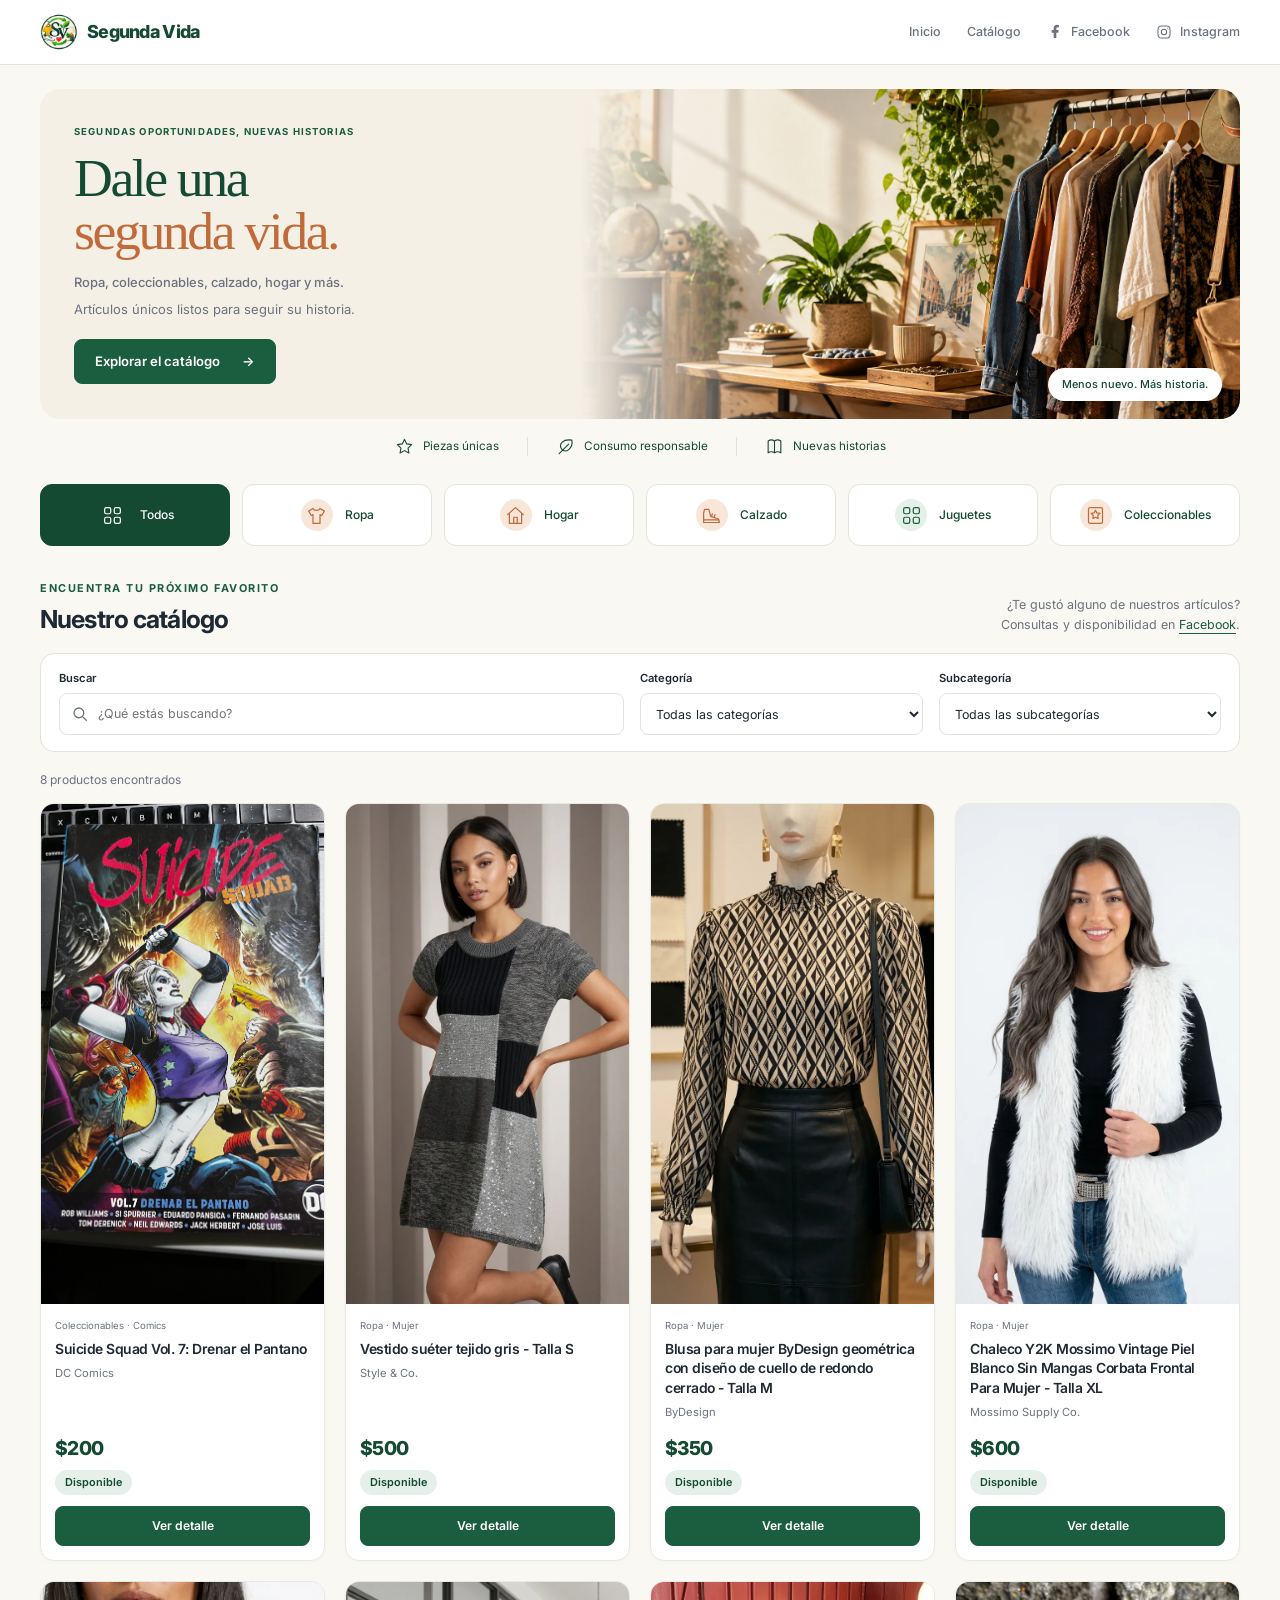
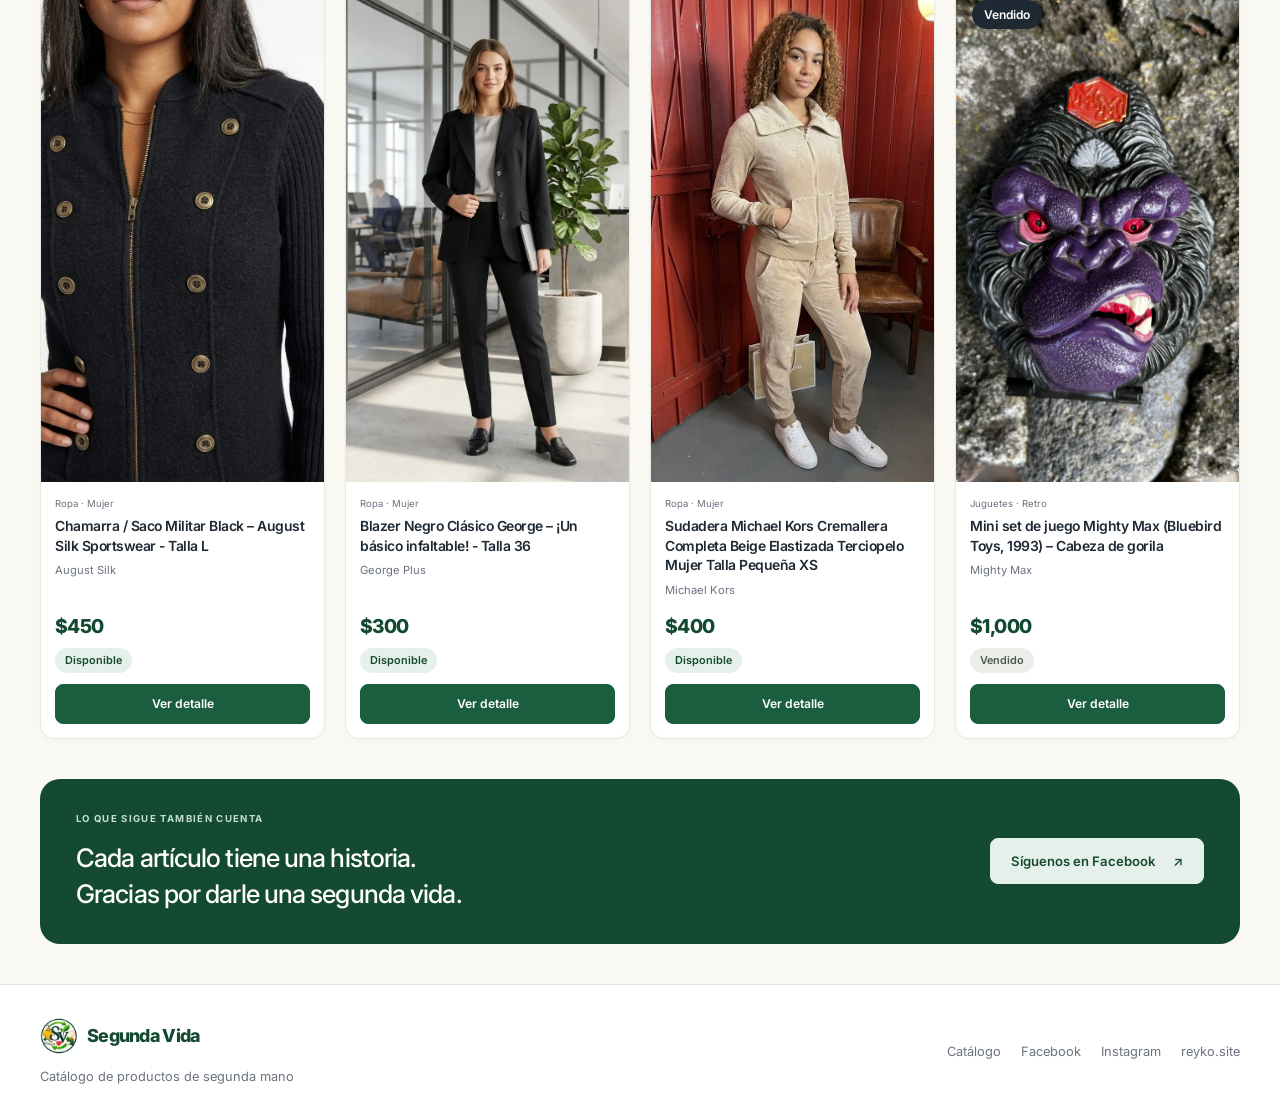
<file: index.html>
<!doctype html>
<html lang="es">
<head>
  <meta charset="utf-8">
  <meta name="viewport" content="width=device-width, initial-scale=1">

  <title>Segunda Vida | Ropa, calzado y artículos de segunda mano</title>

  <meta
          name="description"
          content="Segunda Vida: catálogo de ropa, calzado y artículos de segunda mano. Consulta productos disponibles y contáctanos en Facebook para comprar."
  >

  <link rel="canonical" href="https://reyko.site/">

  <link rel="icon" type="image/png" href="/images/segunda-vida-favicon-40x40.png">

  <!-- Open Graph -->
  <meta property="og:type" content="website">
  <meta property="og:site_name" content="Segunda Vida">
  <meta property="og:title" content="Segunda Vida | Ropa, calzado y artículos de segunda mano">
  <meta property="og:description" content="Catálogo de ropa, calzado y artículos de segunda mano. Consulta productos disponibles y contáctanos en Facebook.">
  <meta property="og:url" content="https://reyko.site/">
  <meta property="og:image" content="https://reyko.site/images/logo4.png">
  <meta property="og:locale" content="es_MX">

  <!-- Google tag (gtag.js) -->
  <script async src="https://www.googletagmanager.com/gtag/js?id=G-26D5X0BDH9"></script>
  <script>
    window.dataLayer = window.dataLayer || [];
    function gtag(){dataLayer.push(arguments);}
    gtag('js', new Date());

    gtag('config', 'G-26D5X0BDH9');
  </script>

  <link rel="stylesheet" href="/css/styles.css?v=21">
  <link rel="preconnect" href="https://fonts.googleapis.com">
  <link rel="preconnect" href="https://fonts.gstatic.com" crossorigin>
  <link href="https://fonts.googleapis.com/css2?family=Inter:wght@400;500;600;700;800&display=swap" rel="stylesheet">
  <script src="/js/layout.js?v=15" defer></script>
</head>

<body class="home">
<div id="site-header"></div>

<main id="contenido" class="container">
  <section class="catalog-intro" aria-labelledby="catalog-title">
    <div class="hero-copy"><p class="eyebrow">SEGUNDAS OPORTUNIDADES, NUEVAS HISTORIAS</p>
      <h1 id="catalog-title">Dale una<br><span>segunda vida.</span></h1>
      <p class="hero-subtitle">Ropa, coleccionables, calzado, hogar y más.</p>
      <p>Artículos únicos listos para seguir su historia.</p>
      <a class="button" href="#catalogo">Explorar el catálogo <span aria-hidden="true">→</span></a>
    </div>
    <div class="hero-visual"><img src="/images/hero.png" alt="Ropa en rack, plantas, accesorios y objetos decorativos en un ambiente de segunda mano" width="1937" height="812"><span class="hero-note">Menos nuevo. Más historia.</span></div>
  </section>
  <div class="benefits" data-site-benefits></div>
  <section class="category-showcase" aria-label="Filtrar por categoría" hidden>
    <ul id="category-shortcuts"></ul>
    <template id="category-icons"><svg data-category-icon="Ropa" viewBox="0 0 24 24" fill="none" stroke="currentColor" stroke-width="1.4" stroke-linecap="round" stroke-linejoin="round"><path d="m8 4-5 3 3 5 2-1v10h8V11l2 1 3-5-5-3c-1 3-7 3-8 0Z"/></svg><svg data-category-icon="Calzado" viewBox="0 0 24 24" fill="none" stroke="currentColor" stroke-width="1.4" stroke-linecap="round" stroke-linejoin="round"><path d="M4 5h5l2 8 9 3 1 4H3V9Z"/><path d="m12 13 1-3m2 4 1-3M3 17h17"/></svg><svg data-category-icon="Coleccionables" viewBox="0 0 24 24" fill="none" stroke="currentColor" stroke-width="1.4" stroke-linecap="round" stroke-linejoin="round"><rect x="4" y="3" width="16" height="18" rx="2"/><path d="m12 6 1.5 3 3.5.5-2.5 2.5.5 3.5-3-1.5-3 1.5.5-3.5L7 9.5l3.5-.5Z"/></svg><svg data-category-icon="Hogar" viewBox="0 0 24 24" fill="none" stroke="currentColor" stroke-width="1.4" stroke-linecap="round" stroke-linejoin="round"><path d="m3 11 9-8 9 8M5 10v11h14V10M10 21v-7h4v7"/></svg><svg data-category-icon="default" viewBox="0 0 24 24" fill="none" stroke="currentColor" stroke-width="1.4" stroke-linecap="round" stroke-linejoin="round"><rect x="3" y="3" width="7" height="7" rx="2"/><rect x="14" y="3" width="7" height="7" rx="2"/><rect x="3" y="14" width="7" height="7" rx="2"/><rect x="14" y="14" width="7" height="7" rx="2"/></svg></template>
  </section>
  <div class="catalog-heading" id="catalogo" tabindex="-1"><div><p class="eyebrow">ENCUENTRA TU PRÓXIMO FAVORITO</p><h2>Nuestro catálogo</h2></div><div id="catalog-contact"></div></div>

  <section class="filters" aria-labelledby="filters-title">
    <h2 id="filters-title" class="visually-hidden">Buscar y filtrar productos</h2>

    <div class="filter-field filter-search">
      <label for="search">Buscar</label>
      <div class="search-control"><svg viewBox="0 0 24 24" fill="none" stroke="currentColor" stroke-width="1.7" aria-hidden="true"><circle cx="10.5" cy="10.5" r="6.5"/><path d="m16 16 5 5"/></svg><input id="search" type="search" placeholder="¿Qué estás buscando?" autocomplete="off"></div>
    </div>

    <div class="filter-field">
      <label for="category-filter">Categoría</label>
      <select id="category-filter">
        <option value="">Todas las categorías</option>
      </select>
    </div>

    <div class="filter-field">
      <label for="subcategory-filter">Subcategoría</label>
      <select id="subcategory-filter">
        <option value="">Todas las subcategorías</option>
      </select>
    </div>
  </section>

  <p id="results-count" class="results-count" aria-live="polite"></p>

  <section id="product-list" class="product-grid" aria-label="Productos"></section>

  <p id="empty-state" class="empty-state" hidden>
    No encontramos productos con esos filtros.
  </p>

  <nav id="pagination" class="pagination" aria-label="Paginación de productos" hidden></nav>
  <section class="brand-story" aria-labelledby="brand-story-title">
    <div><p class="eyebrow">LO QUE SIGUE TAMBIÉN CUENTA</p><h2 id="brand-story-title">Cada artículo tiene una historia.<br>Gracias por darle una segunda vida.</h2></div>
    <a class="button button-light" data-social="facebookUrl" target="_blank" rel="noopener noreferrer">Síguenos en Facebook <span aria-hidden="true">↗</span></a>
  </section>
</main>

<div id="site-footer"></div>

<script src="/js/catalog-data.js?v=14"></script>
<script src="/js/catalog.js?v=21"></script>


</body>
</html>
</file>
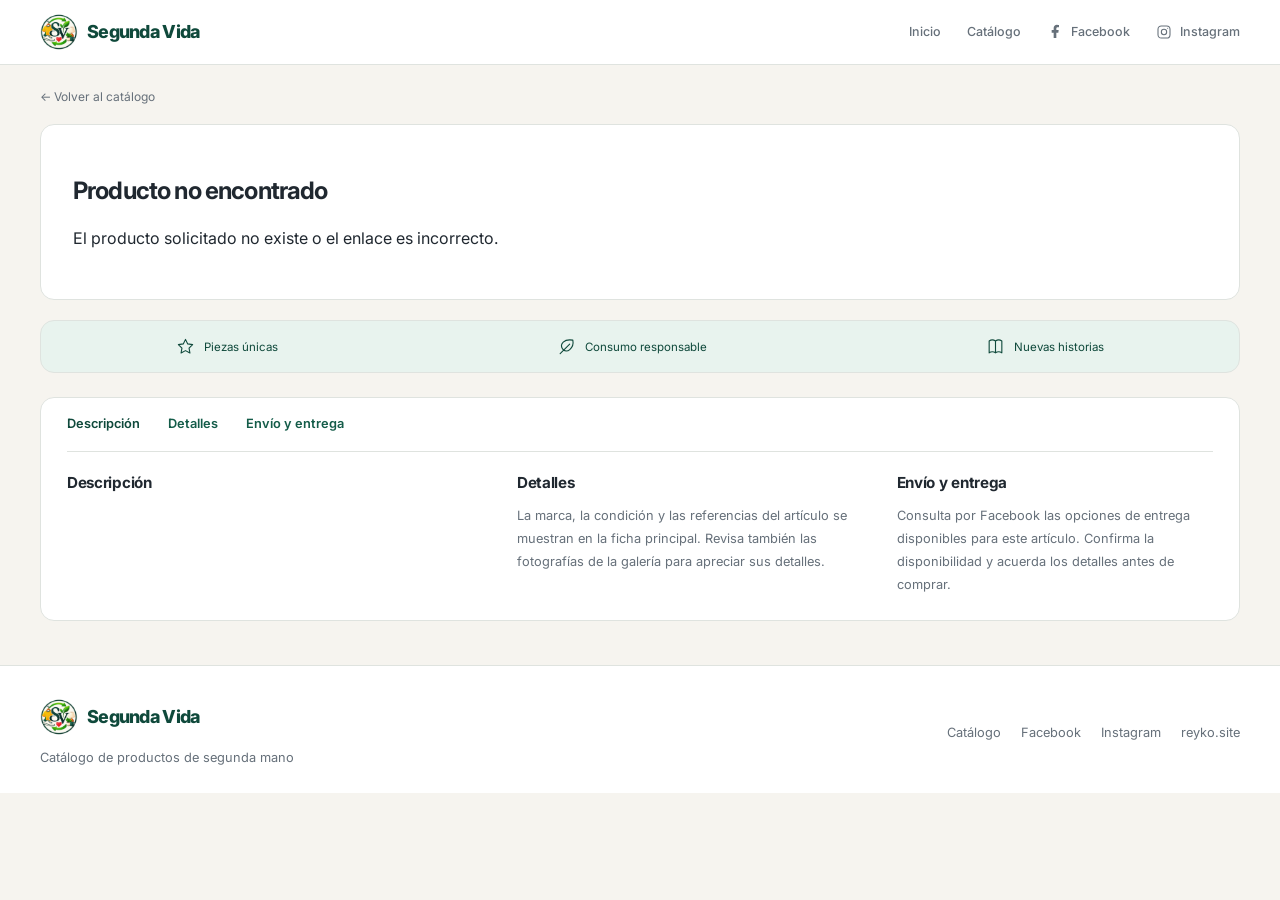
<file: product.html>
<!doctype html>
<html lang="es">
<head>
  <meta charset="utf-8">
  <meta name="viewport" content="width=device-width, initial-scale=1">

  <title>Producto | Segunda Vida</title>

  <meta
          name="description"
          content="Consulta los detalles de este producto de segunda mano en Segunda Vida y contáctanos en Facebook para conocer disponibilidad."
  >

  <link rel="canonical" href="https://reyko.site/product.html">

  <link rel="icon" type="image/png" href="/images/segunda-vida-favicon-40x40.png">

  <!-- Open Graph -->
  <meta property="og:type" content="product">
  <meta property="og:site_name" content="Segunda Vida">
  <meta property="og:title" content="Producto | Segunda Vida">
  <meta property="og:description" content="Consulta los detalles de este producto de segunda mano en Segunda Vida.">
  <meta property="og:url" content="https://reyko.site/product.html">
  <meta property="og:image" content="https://reyko.site/images/logo4.png">
  <meta property="og:locale" content="es_MX">

  <!-- Google tag (gtag.js) -->
  <script async src="https://www.googletagmanager.com/gtag/js?id=G-26D5X0BDH9"></script>
  <script>
    window.dataLayer = window.dataLayer || [];
    function gtag(){dataLayer.push(arguments);}
    gtag('js', new Date());

    gtag('config', 'G-26D5X0BDH9');
  </script>

  <link rel="stylesheet" href="/css/styles.css?v=17">
  <link rel="preconnect" href="https://fonts.googleapis.com">
  <link rel="preconnect" href="https://fonts.gstatic.com" crossorigin>
  <link href="https://fonts.googleapis.com/css2?family=Inter:wght@400;500;600;700;800&display=swap" rel="stylesheet">
  <script src="/js/layout.js?v=15" defer></script>
</head>

<body>
<div id="site-header"></div>

<main id="contenido" class="container product-page">
  <a class="back-link" href="/">← Volver al catálogo</a>

  <div class="product-content"><section id="product-detail" aria-live="polite"></section></div>
  <div class="benefits benefits-product" data-site-benefits></div>
  <section class="product-support" aria-label="Información del artículo">
    <nav class="product-sections-nav" aria-label="Secciones del artículo"><a href="#descripcion">Descripción</a><a href="#detalles">Detalles</a><a href="#entrega">Envío y entrega</a></nav>
    <div class="product-sections">
      <section id="descripcion"><h2>Descripción</h2><!-- product-description --></section>
      <section id="detalles"><h2>Detalles</h2><p>La marca, la condición y las referencias del artículo se muestran en la ficha principal. Revisa también las fotografías de la galería para apreciar sus detalles.</p></section>
      <section id="entrega"><h2>Envío y entrega</h2><p>Consulta por Facebook las opciones de entrega disponibles para este artículo. Confirma la disponibilidad y acuerda los detalles antes de comprar.</p></section>
    </div>
  </section>
  <!-- related-products -->
</main>

<div id="site-footer"></div>

<script src="/js/catalog-data.js?v=14"></script>
<script src="/js/product.js?v=12"></script>


</body>
</html>
</file>
<file: css/styles.css>
/* Variables */
:root { --brand:#145c49; --brand-dark:#0f493b; --brand-light:#e8f3ee; --background:#f6f4ef; --surface:#fff; --text:#202830; --text-muted:#66707a; --border:#dfe3df; --radius-sm:8px; --radius-md:14px; --radius-lg:20px; --shadow:0 6px 20px rgb(32 40 48 / 5%); }
/* Paleta del home: las fichas conservan su tema actual. */
.home {
  --brand:#1B5E3F;
  --brand-dark:#144A32;
  --brand-light:#E6F0EA;
  --accent:#C16A3A;
  --accent-light:#F8E6D9;
  --background:#FAF8F3;
  --surface:#FFFFFF;
  --text:#1F2933;
  --text-muted:#6B7280;
  --border:#E5E1DB;
  --hero-background:#F5F0E6;
  --hero-transparent:rgb(245 240 230 / 0%);
  --hero-font:Georgia,"Times New Roman",serif;
  --hero-label-shadow:0 3px 12px rgb(31 41 51 / 7%);
  background:var(--background);
  color:var(--text);
}
/* Reset and base */
* { box-sizing:border-box; }
html { color:var(--text); background:var(--background); font-family:Inter,system-ui,sans-serif; scroll-padding-top:100px; }
body { margin:0; line-height:1.6; }
img { display:block; max-width:100%; }
a { color:var(--brand); text-underline-offset:4px; }
button,input,select { font:inherit; }
button,a,input,select { -webkit-tap-highlight-color:transparent; }
button { cursor:pointer; }
h1,h2,h3,p { overflow-wrap:anywhere; }
h1,h2,h3 { line-height:1.2; letter-spacing:-.035em; }
p { margin:0 0 1rem; }
:focus-visible { outline:3px solid var(--brand); outline-offset:4px; }
[hidden] { display:none !important; }
.visually-hidden { position:absolute; width:1px; height:1px; padding:0; margin:-1px; overflow:hidden; clip:rect(0,0,0,0); white-space:nowrap; border:0; }
.skip-link { position:fixed; top:8px; left:8px; transform:translateY(-160%); z-index:30; background:white; padding:12px; }
.skip-link:focus { transform:none; }
/* Layout */
.container { width:min(1200px,calc(100% - 64px)); margin-inline:auto; }
main { min-height:60vh; }
/* Header */
#site-header { position:sticky; top:0; z-index:20; min-height:65px; }
.site-header { background:var(--surface); border-bottom:1px solid var(--border); }
.header-content { display:flex; align-items:center; justify-content:space-between; gap:24px; min-height:64px; }
.logo { display:flex; align-items:center; gap:9px; text-decoration:none; color:var(--brand-dark); font-weight:800; font-size:1.12rem; letter-spacing:-.04em; }
.logo img { width:38px; height:38px; object-fit:contain; }
.site-nav { display:flex; align-items:center; gap:26px; }
.site-nav a { color:var(--text-muted); text-decoration:none; font-size:.78rem; font-weight:500; padding-block:12px; }
.site-nav a:hover { color:var(--brand); }
.social-link { display:flex; gap:8px; align-items:center; }
.social-icon { display:block; flex-shrink:0; width:16px; height:16px; }
.menu-toggle { display:none; align-items:center; gap:8px; min-height:44px; padding:8px 12px; border:1px solid var(--border); border-radius:var(--radius-sm); background:var(--surface); color:var(--brand-dark); }
/* Hero */
.catalog-intro { position:relative; display:grid; grid-template-columns:45% 55%; align-items:center; height:330px; gap:0; margin:24px 0 0; overflow:hidden; border-radius:var(--radius-lg); background:var(--hero-background); isolation:isolate; }
.eyebrow { color:var(--brand); font-size:.68rem; font-weight:700; letter-spacing:.14em; margin:0 0 14px; }
.hero-copy h1 { margin:0 0 13px; font-family:var(--hero-font); font-size:clamp(2.7rem,4.2vw,3.7rem); font-weight:400; color:var(--brand-dark); line-height:1; letter-spacing:-.045em; }
.hero-copy h1 span { color:var(--accent); }
.hero-copy .eyebrow { font-size:.6rem; letter-spacing:.12em; margin-bottom:12px; }
.hero-copy { position:relative; z-index:2; padding:24px 0 24px 34px; }
.hero-copy p:not(.eyebrow) { color:var(--text-muted); font-size:.81rem; margin-bottom:6px; }
.hero-copy .hero-subtitle { color:var(--text); font-weight:500; }
.hero-copy .button { margin-top:13px; gap:22px; min-height:43px; }
.hero-visual { position:relative; min-width:0; min-height:0; height:100%; align-self:stretch; background:var(--hero-background); }
.hero-visual img { position:absolute; inset:0; width:100%; height:100%; object-fit:cover; object-position:62% center; }
.hero-note { position:absolute; z-index:1; bottom:18px; right:18px; padding:8px 14px; background:var(--surface); border-radius:999px; box-shadow:var(--hero-label-shadow); font-size:.68rem; color:var(--brand-dark); font-weight:500; }
.hero-visual::after { content:""; position:absolute; inset:0; background:linear-gradient(90deg,var(--hero-background) 0%,var(--hero-transparent) 32%); pointer-events:none; }
.catalog-heading { display:flex; justify-content:space-between; align-items:end; gap:24px; padding:10px 0 18px; scroll-margin-top:80px; }
.catalog-heading h2 { margin:0; font-size:1.55rem; }
.catalog-heading .eyebrow { margin-bottom:8px; }
#catalog-contact { font-size:.78rem; color:var(--text-muted); text-align:right; }
#catalog-contact p { margin:0; }
/* Filters */
.filters { display:grid; grid-template-columns:2fr 1fr 1fr; gap:16px; padding:16px 18px; border:1px solid var(--border); border-radius:var(--radius-md); background:var(--surface); }
.filter-field { display:grid; gap:5px; min-width:0; }
.filter-field label { font-size:.7rem; font-weight:600; }
input,select { width:100%; min-width:0; min-height:42px; padding:9px 11px; border:1px solid var(--border); border-radius:var(--radius-sm); color:var(--text); background:var(--surface); font-size:.78rem; }
select:disabled { color:var(--text-muted); background:var(--background); }
.results-count { margin:18px 0 14px; color:var(--text-muted); font-size:.75rem; }
/* Catalog grid */
.product-grid { display:grid; grid-template-columns:repeat(4,minmax(0,1fr)); gap:20px; padding-bottom:32px; }
/* Product cards */
.product-card { display:flex; flex-direction:column; min-width:0; overflow:hidden; background:var(--surface); border:1px solid #e7e9e3; border-radius:var(--radius-md); box-shadow:0 2px 5px rgb(32 40 48 / 2%); transition:transform .18s,box-shadow .18s; }
.product-card:hover { transform:translateY(-2px); box-shadow:var(--shadow); }
.product-card .product-image-frame { border-radius:0; }
.product-card__image-link { display:block; cursor:pointer; overflow:hidden; }
.product-card__image-link:focus-visible { outline-offset:-4px; }
.product-card__image-link img { transition:transform .18s ease; }
@media (hover:hover) and (pointer:fine) { .product-card__image-link:hover img { transform:scale(1.02); } }
.product-card img { width:100%; aspect-ratio:4/5; object-fit:cover; background:#eeefeb; }
.product-image-frame { position:relative; overflow:hidden; }
.product-image-frame.is-sold::after { content:"Vendido"; position:absolute; top:18px; left:16px; padding:5px 12px; border-radius:30px; background:var(--text); color:white; font-size:.75rem; font-weight:600; pointer-events:none; }
.card-content { display:flex; flex-direction:column; align-items:flex-start; flex:1; gap:6px; padding:14px; }
.card-content p { margin:0; }
.card-category { color:var(--text-muted); font-size:.6rem; }
.card-title { margin:0; font-size:.87rem; font-weight:600; line-height:1.4; display:-webkit-box; -webkit-line-clamp:3; -webkit-box-orient:vertical; overflow:hidden; }
.card-title a { color:var(--text); text-decoration:none; }
.card-title a:hover { color:var(--brand); }
.product-brand { color:var(--text-muted); font-size:.7rem; }
.price { color:var(--brand-dark); font-size:1.2rem; font-weight:800; letter-spacing:-.03em; }
.card-content .price { margin-top:auto; padding-top:5px; }
.card-content .detail-link { margin-top:5px; width:100%; min-height:40px; padding:8px 12px; font-size:.76rem; }
.empty-state,.not-found { padding:32px; background:var(--surface); border:1px solid var(--border); border-radius:var(--radius-md); }
.pagination { display:flex; flex-wrap:wrap; justify-content:center; gap:8px; margin:0 0 48px; }
.pagination-button { min-height:44px; padding:8px 16px; border:1px solid var(--border); border-radius:var(--radius-sm); color:var(--brand); background:var(--surface); }
.pagination-button[aria-current="page"] { background:var(--brand); color:white; }
.pagination-ellipsis { display:inline-flex; align-items:center; justify-content:center; min-width:16px; color:var(--text-muted); }
.pagination-button:disabled { color:var(--text-muted); cursor:default; }
/* Product detail */
.product-content { display:contents; }
.product-page { display:flex; flex-direction:column; padding-top:22px; padding-bottom:44px; }
.back-link { align-self:flex-start; display:inline-block; margin-bottom:18px; color:var(--text-muted); font-size:.75rem; text-decoration:none; }
.product-detail { order:1; display:grid; grid-template-columns:minmax(0,1.15fr) minmax(360px,.85fr); gap:32px; align-items:start; padding:0; border:0; border-radius:var(--radius-lg); }
.product-info { min-width:0; align-self:start; padding:24px; border:1px solid var(--border); border-radius:var(--radius-md); background:var(--surface); }
.breadcrumb { color:var(--text-muted); font-size:.7rem; margin-bottom:12px; }
.breadcrumb a { color:inherit; }
.product-info h1 { margin:0 0 14px; font-size:clamp(1.5rem,2.1vw,2rem); line-height:1.25; }
.product-info .price { font-size:1.85rem; margin:0 0 14px; }
.description { margin:18px 0; color:var(--text-muted); font-size:.88rem; line-height:1.85; }
.product-meta { list-style:none; padding:0; margin:0; font-size:.83rem; }
.product-meta li { display:flex; align-items:flex-start; justify-content:flex-start; gap:10px; padding:6px 0; border-bottom:1px solid var(--border); line-height:1.5; }
.product-meta strong { font-weight:600; }
.product-contact { display:flex; flex-direction:column; gap:10px; margin-top:20px; padding-top:0; border-top:0; }
.product-category { margin:0 0 9px; color:var(--text-muted); font-size:.72rem; }
.product-info > .availability { margin-bottom:12px; }
.product-summary { margin:0 0 16px; color:var(--text-muted); font-size:.85rem; line-height:1.75; }
.product-meta__icon { flex:0 0 17px; width:17px; height:17px; margin-top:2px; color:var(--brand-dark); }
.product-meta li > span { min-width:0; overflow-wrap:anywhere; }
.product-contact .button { width:100%; }
/* Gallery */
.carousel { min-width:0; touch-action:pan-y; align-self:start; }
.carousel-image { width:100%; aspect-ratio:1/1; object-fit:contain; background:#f2f2ee; border-radius:var(--radius-md); }
.carousel-controls { display:flex; justify-content:space-between; gap:12px; margin-top:14px; }
.carousel-button { min-height:44px; padding:8px 14px; border:1px solid var(--border); border-radius:var(--radius-sm); color:var(--brand); background:var(--surface); font-size:.8rem; }
.carousel-button:hover { background:var(--brand-light); }
.carousel-indicators { display:flex; gap:8px; overflow-x:auto; padding:4px 3px 8px; margin-top:10px; scrollbar-width:thin; scrollbar-color:var(--border) transparent; }
.indicator { flex:0 0 52px; width:52px; height:62px; padding:3px; border:2px solid transparent; border-radius:var(--radius-sm); background:var(--background); }
.indicator img { width:100%; height:100%; object-fit:cover; border-radius:4px; }
.indicator[aria-current="true"] { border-color:var(--brand); }
.carousel-indicators::-webkit-scrollbar { height:4px; }
.carousel-indicators::-webkit-scrollbar-thumb { border-radius:4px; background:var(--border); }
/* Buttons */
.button,.detail-link { display:inline-flex; align-items:center; justify-content:center; min-height:46px; padding:11px 20px; border:1px solid var(--brand); border-radius:var(--radius-sm); background:var(--brand); color:white; font-size:.82rem; font-weight:600; text-decoration:none; transition:background .18s; }
.button:hover,.detail-link:hover { background:var(--brand-dark); color:white; }
.button-secondary { background:var(--surface); color:var(--brand); }
.button-secondary:hover { background:var(--brand-light); color:var(--brand-dark); }
/* Badges */
.availability { display:inline-flex; align-items:center; align-self:flex-start; width:fit-content; padding:4px 10px; border-radius:30px; font-size:.68rem; font-weight:600; margin:0; }
.availability.available { color:var(--brand-dark); background:var(--brand-light); }
.availability.unavailable { color:#505851; background:#eceeea; }
/* Related products */
.related-products { order:4; margin-top:32px; }
.related-products h2 { margin-bottom:20px; font-size:1.45rem; }
.related-products-grid { display:grid; grid-template-columns:repeat(4,minmax(0,1fr)); gap:16px; }
.related-product-card { display:flex; flex-direction:column; min-width:0; overflow:hidden; border:1px solid var(--border); border-radius:12px; background:var(--surface); transition:transform .18s,box-shadow .18s; }
.related-product-card:hover { transform:translateY(-2px); box-shadow:var(--shadow); }
.related-product-card > .product-image-frame { aspect-ratio:4/3; max-height:180px; }
.related-product-card img { width:100%; height:100%; object-fit:cover; background:var(--brand-light); }
.related-product-card__content { display:flex; flex:1; flex-direction:column; align-items:flex-start; gap:6px; padding:12px; }
.related-product-card__content p { margin:0; }
.related-product-card__category { font-size:.6rem; color:var(--text-muted); }
.related-product-card__title { display:-webkit-box; -webkit-line-clamp:2; -webkit-box-orient:vertical; overflow:hidden; margin:0; font-size:.8rem; line-height:1.4; }
.related-product-card__title a { color:var(--text); text-decoration:none; }
.related-product-card__title a:hover { color:var(--brand); }
.related-product-card .price { margin-top:auto; padding-top:3px; font-size:1.05rem; }
.related-product-card .availability { font-size:.6rem; padding:3px 8px; }
.related-product-card .button { width:100%; min-height:40px; padding:8px 10px; font-size:.72rem; margin-top:4px; }
.related-product-card .is-sold::after { top:10px; left:10px; padding:3px 8px; font-size:.65rem; }
/* Footer */
.site-footer { padding:32px 0 24px; background:var(--surface); border-top:1px solid var(--border); }
.footer-content { display:flex; justify-content:space-between; gap:32px; align-items:center; }
.footer-content p { margin:12px 0 0; font-size:.8rem; color:var(--text-muted); }
.footer-content nav { display:flex; flex-wrap:wrap; gap:20px; }
.footer-content nav a { font-size:.8rem; color:var(--text-muted); text-decoration:none; }
.footer-content nav a:hover { color:var(--brand); }
/* Shared benefits and category showcase */
.benefits { display:flex; justify-content:center; align-items:center; gap:48px; min-height:52px; padding:14px 20px; color:var(--brand-dark); font-size:.72rem; border-bottom:1px solid var(--border); }
.benefits span { display:flex; align-items:center; gap:9px; }
.benefits svg { width:19px; height:19px; fill:none; stroke:currentColor; stroke-width:1.4; stroke-linecap:round; stroke-linejoin:round; }
.benefits-product { order:2; justify-content:space-around; margin:20px 0 24px; padding:16px 20px; border:1px solid var(--border); border-radius:var(--radius-md); background:var(--brand-light); }
.category-showcase { padding:20px 0 24px; }
.category-showcase ul { display:grid; grid-template-columns:repeat(auto-fit,minmax(120px,1fr)); list-style:none; margin:0; padding:0; gap:12px; }
.category-showcase button { display:flex; width:100%; height:100%; cursor:pointer; justify-content:center; align-items:center; gap:12px; padding:14px 12px; background:var(--surface); border:1px solid var(--border); border-radius:12px; color:var(--brand-dark); font-size:.75rem; font-weight:500; }
.category-showcase button:hover { border-color:var(--brand); background:var(--brand-light); }
.category-showcase button[aria-pressed="true"] { border-color:var(--brand); background:var(--brand-light); }
.category-showcase button:focus-visible { outline:3px solid var(--brand); outline-offset:3px; }
.category-icon { display:grid; place-items:center; flex-shrink:0; width:32px; height:32px; border-radius:50%; background:var(--brand-light); }
.category-icon svg { width:21px; height:21px; }
/* Acentos visuales del home; no intervienen en los filtros. */
.home .benefits { gap:28px; padding:18px 20px; font-size:.73rem; border-bottom:0; }
.home .benefits > span + span { border-left:1px solid var(--border); padding-left:28px; }
.home .category-showcase { padding:10px 0 24px; }
.home .category-icon { background:var(--brand-light); color:var(--brand); }
.home .category-showcase button:is([data-category="Ropa"],[data-category="Calzado"],[data-category="Coleccionables"],[data-category="Hogar"]) .category-icon { background:var(--accent-light); color:var(--accent); }
.home .category-showcase button[data-category=""][aria-pressed="true"] { background:var(--brand-dark); border-color:var(--brand-dark); color:var(--surface); }
.home .category-showcase button[data-category=""][aria-pressed="true"] .category-icon { background:transparent; color:var(--surface); }
/* Search affordance */
.search-control { position:relative; }
.search-control svg { position:absolute; left:12px; top:12px; width:18px; height:18px; color:var(--text-muted); pointer-events:none; }
.search-control input { padding-left:38px; }
/* Brand statement */
.brand-story { display:flex; justify-content:space-between; align-items:center; gap:32px; margin:8px 0 40px; padding:32px 36px; border-radius:var(--radius-lg); background:var(--brand-dark); color:white; }
.brand-story .eyebrow { color:#c4dfd0; font-size:.6rem; }
.brand-story h2 { font-size:clamp(1.15rem,2vw,1.6rem); line-height:1.4; margin:0; font-weight:500; }
.button-light { flex-shrink:0; gap:18px; background:var(--brand-light); border-color:var(--brand-light); color:var(--brand-dark); }
.button-light:hover { background:white; border-color:white; color:var(--brand-dark); }
/* Product information sections; original static nodes are reused by product-ui.js */
.product-support { order:3; background:var(--surface); border:1px solid var(--border); border-radius:var(--radius-md); padding:0 26px 24px; }
.product-sections-nav { display:flex; flex-wrap:wrap; gap:28px; border-bottom:1px solid var(--border); padding:16px 0; }
.product-sections-nav a { font-size:.8rem; font-weight:600; text-decoration:none; }
.product-sections-nav a:first-child { color:var(--brand-dark); }
.product-sections { display:grid; grid-template-columns:1.2fr 1fr .9fr; gap:28px; }
.product-sections section { min-width:0; scroll-margin-top:88px; }
.product-sections h2 { font-size:.95rem; margin:22px 0 12px; letter-spacing:-.02em; }
.product-sections p { margin:0; color:var(--text-muted); font-size:.8rem; line-height:1.8; }
.product-sections .product-meta { font-size:.75rem; }
.product-sections .product-meta li { padding:6px 0; }
/* Responsive */
@media (min-width:768px) and (max-width:1199px) { .product-grid { grid-template-columns:repeat(2,minmax(0,1fr)); } .product-detail { gap:24px; padding:0; grid-template-columns:minmax(0,1.15fr) minmax(360px,.85fr); } .related-products-grid { grid-template-columns:repeat(2,minmax(0,1fr)); } .site-nav { gap:20px; } .category-showcase button { flex-direction:column; gap:6px; padding:12px 6px; } .product-sections { grid-template-columns:1fr 1fr; } #entrega { grid-column:1/-1; } }
@media (max-width:899px) { .product-detail { grid-template-columns:1fr; } }
@media (max-width:767px) {
  .container { width:calc(100% - 32px); }
  #site-header { min-height:61px; }
  .header-content { min-height:60px; flex-wrap:wrap; gap:0; }
  .logo { font-size:1.1rem; gap:8px; }
  .logo img { width:34px; height:34px; }
  .has-menu .menu-toggle { display:inline-flex; }
  .site-nav { width:100%; flex-direction:column; align-items:stretch; gap:0; padding:8px 0 16px; }
  .has-menu .menu-toggle[aria-expanded="false"] + .site-nav { display:none; }
  .site-nav a { padding:12px; }
  .catalog-intro { grid-template-columns:1fr; height:auto; gap:0; margin-top:16px; }
  .hero-copy { padding:24px; }
  .hero-copy h1 { font-size:2.85rem; }
  .hero-visual { height:200px; min-height:0; }
  .hero-visual::after { background:linear-gradient(180deg,var(--hero-background) 0%,var(--hero-transparent) 36%); }
  .catalog-heading { align-items:start; flex-direction:column; gap:14px; }
  #catalog-contact { text-align:left; }
  .filters { grid-template-columns:1fr; gap:12px; padding:16px; }
  .product-grid { grid-template-columns:1fr; gap:24px; }
  .product-detail { grid-template-columns:1fr; gap:20px; padding:0; }
  .product-info { padding:20px; }
  .product-page { padding-top:20px; }
  .product-info h1 { font-size:1.75rem; }
  .footer-content { align-items:start; flex-direction:column; }
  .footer-content nav { gap:16px; }
  .benefits { flex-wrap:wrap; gap:12px 18px; font-size:.65rem; padding:14px 4px; }
  .benefits span { gap:6px; }
  .benefits svg { width:16px; height:16px; }
  .category-showcase ul { grid-template-columns:repeat(3,minmax(0,1fr)); gap:8px; }
  .home .benefits { flex-direction:column; gap:10px; padding:16px 8px; }
  .home .benefits > span + span { border:0; padding-left:0; }
  .home .hero-note { font-size:.65rem; bottom:14px; right:14px; }

  .category-showcase button { flex-direction:column; gap:7px; padding:12px 4px; font-size:.65rem; }
  .catalog-heading { padding-bottom:16px; }
  .hero-copy .button,.brand-story .button { width:100%; }
  .brand-story { flex-direction:column; align-items:stretch; gap:20px; padding:24px; margin-bottom:28px; }
  .product-sections { grid-template-columns:1fr; gap:0; }
  .product-sections-nav { gap:16px; }
  .product-sections-nav a { font-size:.72rem; }
  .product-support { padding:0 18px 20px; }
  .benefits-product { margin:16px 0; padding:14px 10px; }
  .related-products-grid { grid-template-columns:repeat(2,minmax(0,1fr)); gap:12px; }
  .related-product-card .button { min-height:44px; }


}
@media (max-width:479px) { .related-products-grid { grid-template-columns:1fr; } }
@media (prefers-reduced-motion:reduce) { *,*::before,*::after { transition:none !important; } .product-card__image-link:hover img { transform:none; } }
</file>
